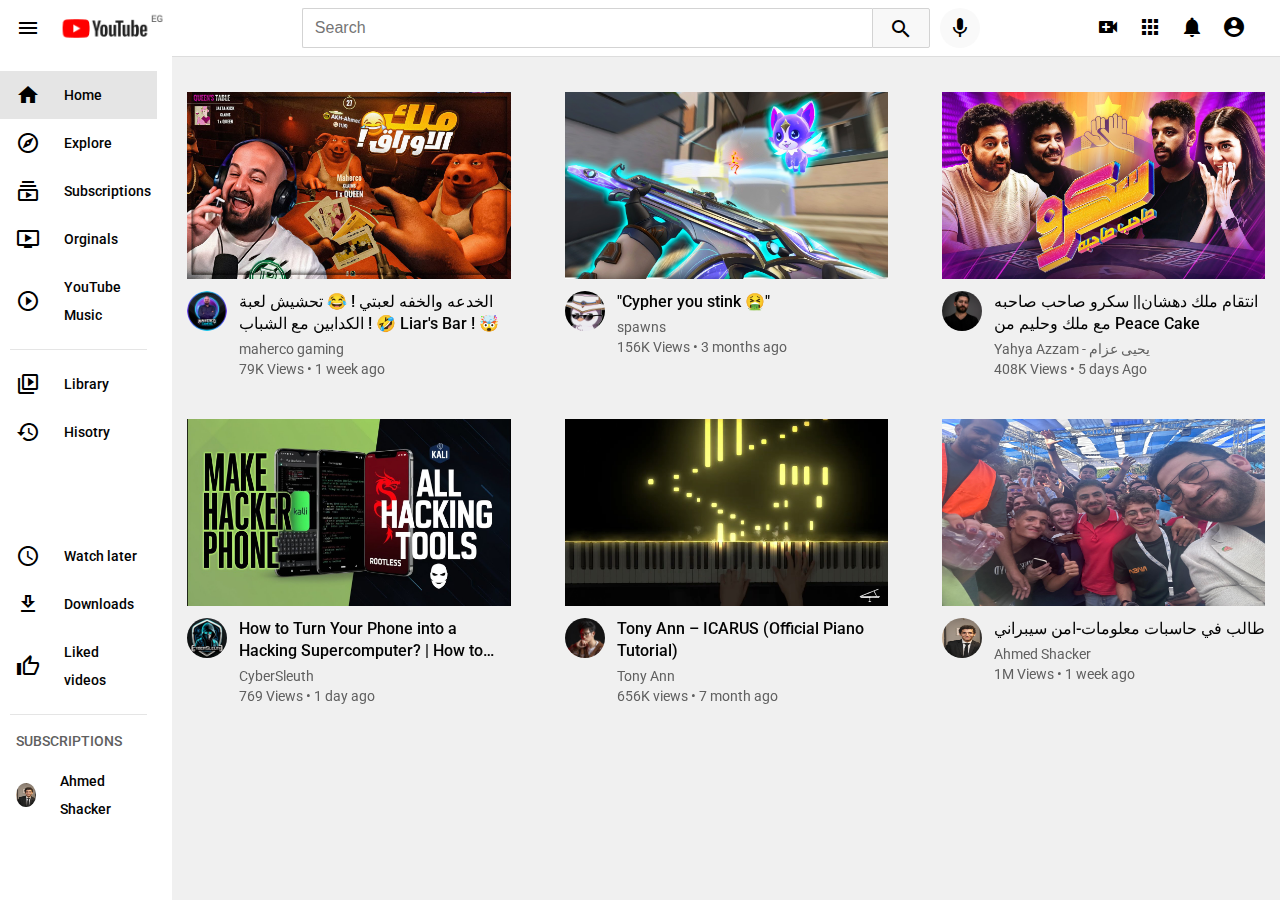
<file: index.html>
<!DOCTYPE html>
<html lang="en">
<head>
    <meta charset="UTF-8">
    <meta http-equiv="X-UA-Compatible" content="IE=edge">
    <meta name="viewport" content="width=device-width, initial-scale=1.0">
    <link href="https://fonts.googleapis.com/css?family=Material+Icons|Material+Icons+Outlined|Material+Icons+Two+Tone|Material+Icons+Round|Material+Icons+Sharp" rel="stylesheet">
    <link rel="stylesheet" href="style.css">
    <title>YouTube</title>
</head>
<body>
    <header>
        <div class="left-section">
            <i class="material-icons logo">menu</i>
            <img src="images/youtube-logo.png" alt="YouTube Logo">
        </div>
        <div class="mid-section">
            <form action="">
                <input type="text" placeholder="Search"/>
                <button><i class="material-icons">search</i></button>
            </form>
            <i class="material-icons mic">mic</i>
        </div>
        <div class="right-section">
            <a href=""><i class="material-icons">video_call</i></a>
            <a href=""><i class="material-icons">apps</i></a>
            <a href=""><i class="material-icons">notifications</i></a>
            <a href=""><i class="material-icons">account_circle</i></a>
        </div>
    </header>
    <div class="content-area">
        <aside>
            <nav>
                <a href="" class="nav-link active">
                    <i class="material-icons">home</i>
                    <span id="active-span">Home</span>
                </a>
                <a href="" class="nav-link">
                    <i class="material-icons-outlined">explore</i>
                    <span id="active-span">Explore</span>
                </a>
                <a href="" class="nav-link">
                    <i class="material-icons-outlined">subscriptions</i>
                    <span id="active-span">Subscriptions</span>
                </a>
                <a href="" class="nav-link">
                    <i class="material-icons-outlined">ondemand_video</i>
                    <span id="active-span">Orginals</span>
                </a>
                <a href="" class="nav-link">
                    <i class="material-icons-outlined">play_circle_outline</i>
                    <span id="active-span">YouTube Music</span>
                </a>
                <hr>
                <a href="" class="nav-link">
                    <i class="material-icons-outlined">video_library</i>
                    <span id="active-span">Library</span>
                </a>
                <a href="" class="nav-link">
                    <i class="material-icons-outlined">history</i>
                    <span id="active-span">Hisotry</span>
                </a>
                <a href="" class="nav-link">
                    <i class="material-icons-outlined">smart_display</i>
                    <span id="active-span">Your Videos</span>
                </a>
                <a href="" class="nav-link">
                    <i class="material-icons-outlined">watch_later</i>
                    <span id="active-span">Watch later</span>
                </a>
                <a href="" class="nav-link">
                    <i class="material-icons-outlined">download</i>
                    <span id="active-span">Downloads</span>
                </a>
                <a href="" class="nav-link">
                    <i class="material-icons-outlined">thumb_up</i>
                    <span id="active-span">Liked videos</span>
                </a>
                <hr>
                <p>Subscriptions</p>
                <a href="" class="nav-link">
                    <img class="channel-img" src="images/profile-picture.jpg">
                    <span id="active-span">Ahmed Shacker</span>
                </a>
            </nav>
        </aside>
        <main>
            <div class="videos-container">
                <div class="video">
                    <div class="thumbnail">
                        <img src="images/picture-1.jpg">
                    </div>
                    <div class="video-details">
                        <div class="creator-img">
                            <img src="images/pic1.jpg">
                        </div>
                        <div class="title">
                            <a href="" class="video-title">
                                الخدعه والخفه لعبتي ! 😂 تحشيش لعبة الكدابين مع الشباب ! 🤣 Liar's Bar ! 🤯
                            </a>
                            <a href="" class="video-creator">
                                maherco gaming
                            </a>
                            <span>79K Views • 1 week ago </span>
                        </div>
                    </div>
                </div>
                
                <div class="video">
                    <div class="thumbnail">
                        <img src="images/picture-2.jpg">
                    </div>
                    <div class="video-details">
                        <div class="creator-img">
                            <img src="images/pic2.jpg">
                        </div>
                        <div class="title">
                            <a href="" class="video-title">
                                "Cypher you stink 🤮"
                            </a>
                            <a href="" class="video-creator">
                                spawns
                            </a>
                            <span>156K Views • 3 months ago </span>
                        </div>
                    </div>
                </div>
        
                <div class="video">
                    <div class="thumbnail">
                        <img src="images/picture-4.jpg">
                    </div>
                    <div class="video-details">
                        <div class="creator-img">
                            <img src="images/pic4.jpg">
                        </div>
                        <div class="title">
                            <a href="" class="video-title">
                                انتقام ملك دهشان|| سكرو صاحب صاحبه مع ملك وحليم من Peace Cake
                            </a>
                            <a href="" class="video-creator">
                                Yahya Azzam - يحيى عزام 
                            </a>
                            <span>408K Views • 5 days Ago </span>
                        </div>
                    </div>
                </div>
        
                <div class="video">
                    <div class="thumbnail">
                        <img src="images/picture-3.jpg">
                    </div>
                    <div class="video-details">
                        <div class="creator-img">
                            <img src="images/pic3.jpg">
                        </div>
                        <div class="title">
                            <a href="" class="video-title">
                                How to Turn Your Phone into a Hacking Supercomputer? | How to Hack any Android Device 2024 #termux
                            </a>
                            <a href="" class="video-creator">
                                CyberSleuth
                            </a>
                            <span>769 Views • 1 day ago </span>
                        </div>
                    </div>
                </div>
        
                <div class="video">
                    <div class="thumbnail">
                        <img src="images/pciture-5.jpg">
                    </div>
                    <div class="video-details">
                        <div class="creator-img">
                            <img src="images/pic5.jpg">
                        </div>
                        <div class="title">
                            <a href="" class="video-title">
                                Tony Ann – ICARUS (Official Piano Tutorial)
                            </a>
                            <a href="" class="video-creator">
                                Tony Ann
                            </a>
                            <span>656K views  • 7 month ago </span>
                        </div>
                    </div>
                </div>
        
                <div class="video">
                    <div class="thumbnail">
                        <img src="images/pciture-7.jpg">
                    </div>
                    <div class="video-details">
                        <div class="creator-img">
                            <img src="images/profile-picture.jpg">
                        </div>
                        <div class="title">
                            <a href="" class="video-title">
                             طالب في حاسبات معلومات-امن سيبراني
                            </a>
                            <a href="" class="video-creator">
                                Ahmed Shacker
                            </a>
                            <span>1M Views •  1 week ago </span>
                        </div>
                    </div>
                </div>
            </div>
        </main>        
    </div>
</body>
</html>
</file>
<file: style.css>
@import url('https://fonts.googleapis.com/css2?family=Roboto:wght@100;200;300;400;500;600;700;800;900&display=swap');

* 
{
    margin: 0;
    padding: 0;
    box-sizing: border-box;
}
html 
{
    font-size: 10px;
}
body 
{
    font-family: "Roboto", "Arial", sans-serif;
}
header
{
    display: flex;
    justify-content: space-between;
    align-items: center;
    height: 56px;
    padding: 0 16px;
}
.left-section
{
    display: flex;
    align-items: center;
    cursor: pointer;
}
.left-section img
{
    width: 46%;
    padding-left: 16px;
}
.mid-section
{
    display: flex;
    align-items: center;
    margin-left: -9%;
}
.mid-section form
{
    display: flex;
    width: 628px;
    height: 40px;
}
.mid-section input
{
    width: 100%;
    border-radius: 2px 0 0 2px;
    padding: 12px;
    font-size: 1.6rem;
    border: 1px solid #d3d3d3;
    border-right: none;
}
.mid-section button
{
    width: 64px;
    border: 1px solid #d3d3d3;
    border-radius: 0 2px 2px 0;
    padding-top: 4px;
    background-color: #f8f8f8;
    cursor: pointer;
}
.mid-section button:hover
{
    border-color: #c6c6c6;
    background-color: #f0f0f0;
}
.mid-section .mic
{
    width: 40px;
    height: 40px;
    border-radius: 50%;
    background-color: #f9f9f9;
    display: flex;
    justify-content: center;
    align-self: center;
    margin-left: 10px;
    cursor: pointer;
    padding-top: 8px;
}
.right-section 
{
    display: flex;
    align-items: center;
}
.right-section a
{
    padding-right: 18px;
    text-decoration: none;
    color: black;
}
.content-area {
    height: calc(100vh - 56px); 
    display: flex;
    background-color: #f0f0f0; 
aside 
{
    height: 100%;
    width: 200px;
    background-color: white; 
    overflow-y: auto;
}
nav 
{
    width: 100%;
    display: flex;
    flex-direction: column;
    margin: 15px 0;
    padding-right: 15px;
}
.nav-link 
{
    display: flex;
    align-items: center;
    padding: 10px 16px;
    text-decoration: none;
    color: black;
}
.nav-link:hover
{
    background-color: rgba(0, 0, 0, 0.05);
    cursor: pointer;
}

.nav-link span 
{
    margin-left: 24px;
    font-size: 1.4rem;
    line-height: 2em;
    font-weight: 400;
    color: #030303;
}
.active 
{
    background-color: #e5e5e5;
}
#active-span 
{
    font-weight: 500;
}
hr
{
    height: 1px;
    background-color: #e5e5e5;
    border: none;
    margin: 10px;
}
nav p
{
font-size: 1.4rem;
color: #606060;
font-weight: 500;
padding: 8px 16px;
text-transform: uppercase;
}
.channel-img
{
    height: 24px;
    width:24px;
    border-radius: 50%;
}
main
{
    width: 100%;
    height: 100%;
    padding: 35px 15px;
    border-top: 1px solid #ddd;
    overflow-y: auto;
}
.videos-container
{
    display: flex;
    flex-wrap: wrap; 
    justify-content: space-between;
}
.video 
{
    width: 30%; 
    margin-bottom: 40px;
    cursor: pointer;
}
.thumbnail 
{
    width: 100%;
    height: 187px;
    margin-bottom: 12px;
}
.thumbnail img
{
    height: 100%;
    width:100%;
}
.video-details
{
    display: flex;
}
.creator-img img
{
    height: 40px;
    width:40px;
    border-radius: 50%;
    margin-right: 12px;
}
.title
{
    display:flex;
    flex-direction: column;
}
.title a
{
    text-decoration: none;
}
.video-title
{
    color: rgb(3,3,3);
    font-size: 1.6rem;
    max-width: 278px;
    font-weight: 500;
    line-height: 2.2rem;
    margin-bottom: 4px;
    overflow: hidden;
    display: -webkit-box;
    -webkit-line-clamp: 2;
    line-clamp: 2;
    -webkit-box-orient: vertical;
}
.video-creator, .title span
{
    color: rgb(96,96,96);
    font-size:1.4rem;
    line-height: 2rem;
    font-weight: 400;
}
.video-creator:hover
{
    color:black;
}
</file>
